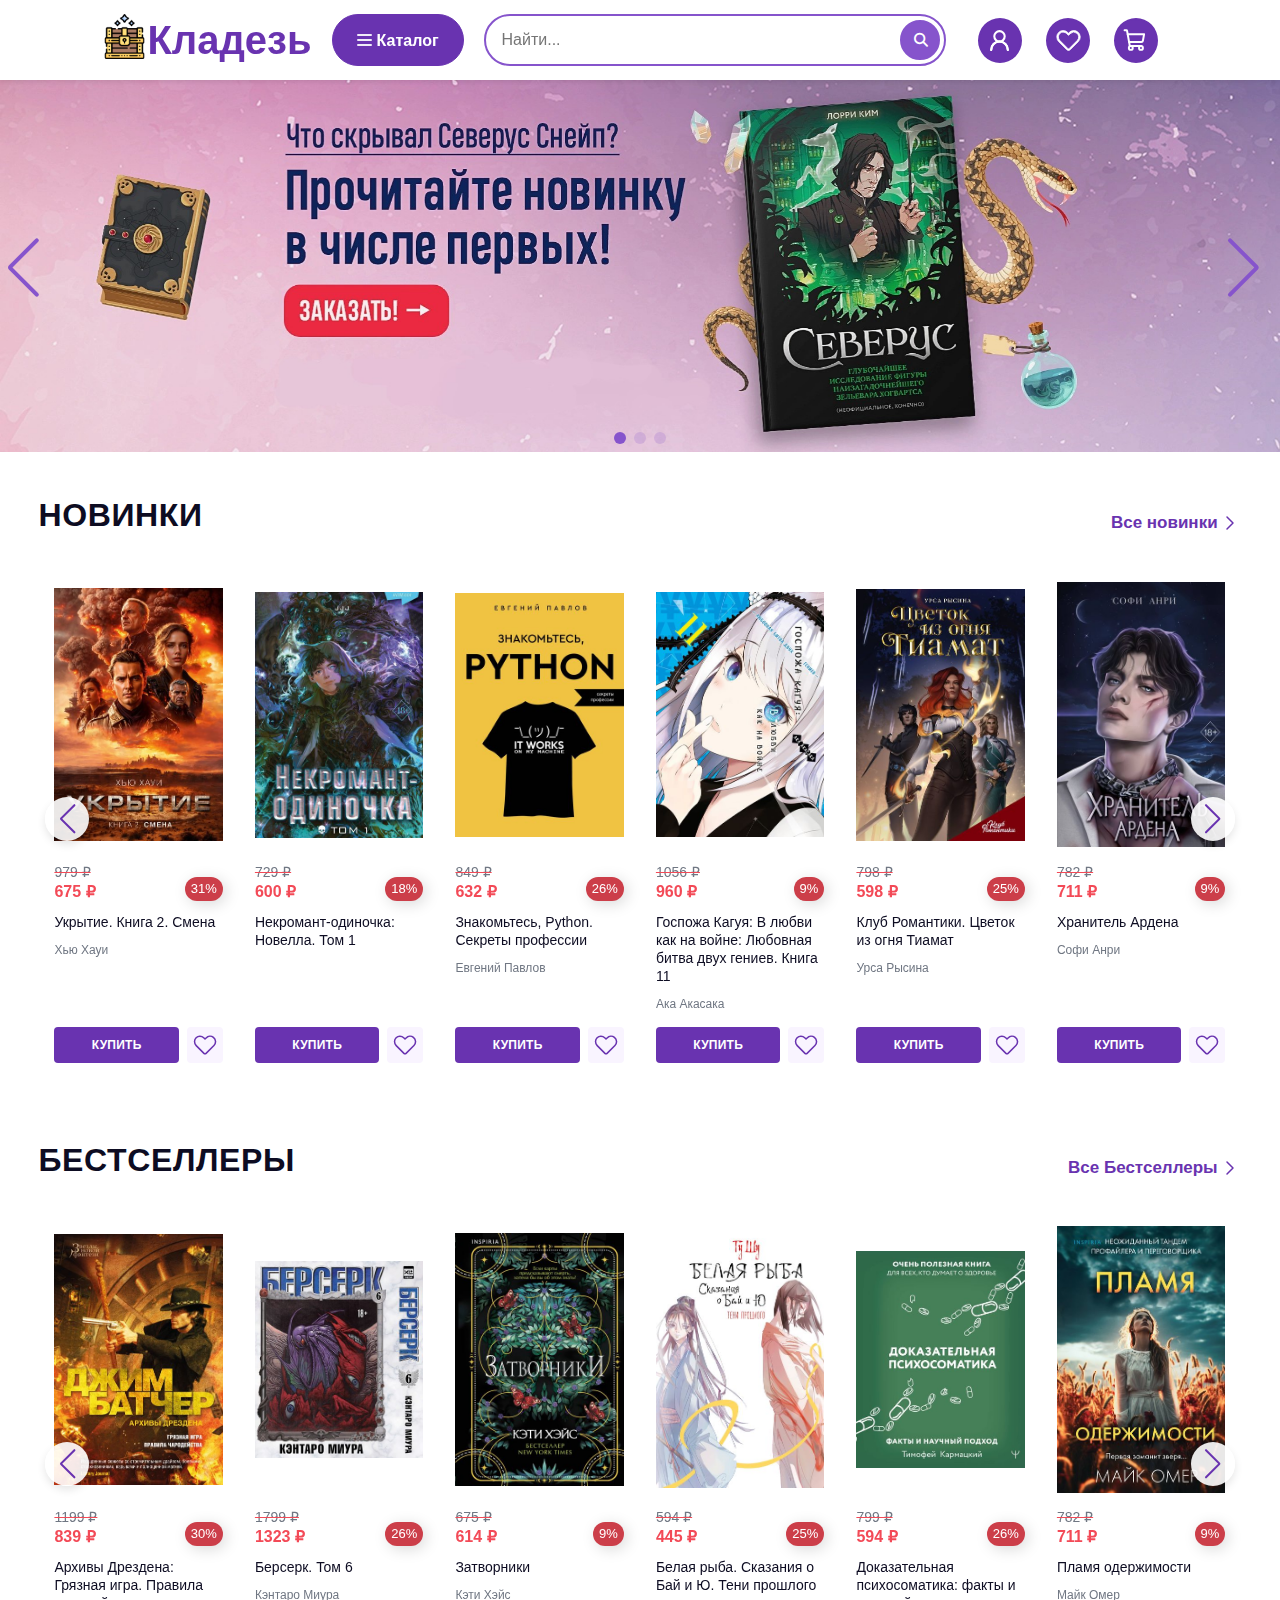
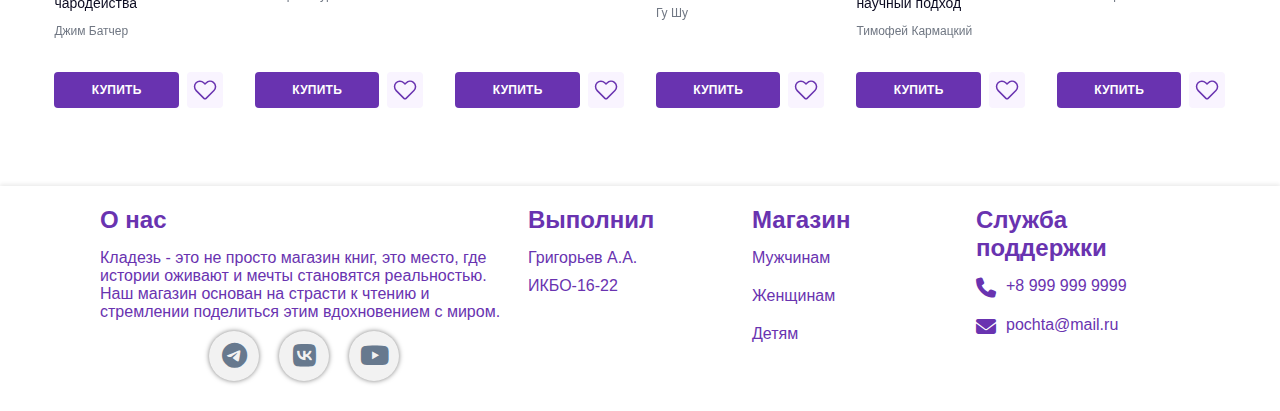
<file: index.html>
<!DOCTYPE html>
<html lang="en">
  <head>
    <meta charset="UTF-8" />
    <meta name="viewport" content="width=device-width, initial-scale=1.0" />
    <title>Кладезь</title>
    <link rel="stylesheet" href="css/header.css" />
    <link rel="stylesheet" href="css/footer.css" />
    <link rel="stylesheet" href="css/index.css"/>
    <link type="image/png" sizes="96x96" rel="icon" href="img/фавиконка.png" />
    <link
    rel="stylesheet"
    href="https://cdnjs.cloudflare.com/ajax/libs/font-awesome/6.4.2/css/all.min.css"/>
    <link rel="stylesheet" href="https://cdn.jsdelivr.net/npm/swiper@11/swiper-bundle.min.css"/>
    <script type="module" src="js/novelty-swiper.js"></script>
    <script type="module" src="js/bestseller-swiper.js"></script>
    <script src="https://cdn.jsdelivr.net/npm/swiper@11/swiper-bundle.min.js"></script>
    <script src="js/Listeners.js" defer></script>
  </head>
  <body>
    <header>
      <div class="contaier">
        <a class="logo-container" href="index.html">
          <img
            class="logo-img"
            src="img/free-icon-treasure-chest-4230567.png"
            alt=""
          />
          <h1>Кладезь</h1>
        </a>
        <nav class="header-nav">
          <button class="catalog ">
            <div class="catalog-burger">
              <span id="line1"></span>
              <span id="line2"></span>
              <span id="line3"></span>
            </div>
            <span class="catalog-text">Каталог</span>
          </button>
          <div class="header-search-block">
            <form action="" class="header-search-form">
              <div class="search-field">
                <input
                  type="search"
                  placeholder="Найти..."
                  maxlength="100"
                  class="search-field-input"
                />
                <button
                  type="submit"
                  aria-label="Искать"
                  class="header-search-button">
                  <i class="fa fa-search"></i>
                </button>
              </div>
            </form>
          </div>
        </nav>
        <div class="header-controls">
          <a id="header-profile" href="html/login.html">
            <?xml version="1.0" ?>
            <svg
              fill="none"
              height="24"
              viewBox="0 0 24 24"
              width="24"
              xmlns="http://www.w3.org/2000/svg"
            >
              <circle
                cx="12"
                cy="8"
                r="5"
                stroke-linecap="round"
                stroke-linejoin="round"
                stroke-width="2"
              />
              <path
                d="M20 21C20 16.5817 16.4183 13 12 13C7.58172 13 4 16.5817 4 21"
                stroke-linecap="round"
                stroke-linejoin="round"
                stroke-width="2"
              />
              <path
                d="M20 21C20 16.5817 16.4183 13 12 13C7.58172 13 4 16.5817 4 21"
                stroke-linecap="round"
                stroke-linejoin="round"
                stroke-width="2"
              />
            </svg>
          </a>

          <a id="header-favourites" href="html/favorites.html">
            <?xml version="1.0" ?>
            <svg viewBox="0 0 32 32" xmlns="http://www.w3.org/2000/svg">
              <g data-name="Layer 54" id="Layer_54">
                <path
                  class="cls-1"
                  d="M16,28.72a3,3,0,0,1-2.13-.88L3.57,17.54a8.72,8.72,0,0,1-2.52-6.25,8.06,8.06,0,0,1,8.14-8A8.06,8.06,0,0,1,15,5.68l1,1,.82-.82h0a8.39,8.39,0,0,1,11-.89,8.25,8.25,0,0,1,.81,12.36L18.13,27.84A3,3,0,0,1,16,28.72ZM9.15,5.28A6.12,6.12,0,0,0,4.89,7a6,6,0,0,0-1.84,4.33A6.72,6.72,0,0,0,5,16.13l10.3,10.3a1,1,0,0,0,1.42,0L27.23,15.91A6.25,6.25,0,0,0,29,11.11a6.18,6.18,0,0,0-2.43-4.55,6.37,6.37,0,0,0-8.37.71L16.71,8.8a1,1,0,0,1-1.42,0l-1.7-1.7a6.28,6.28,0,0,0-4.4-1.82Z"
                />
              </g>
            </svg>
            <span id="count-favourites">0</span>
          </a>
          <a id="header-cart" href="html/cart.html">
            <?xml version="1.0" ?>
            <svg viewBox="0 0 256 256" xmlns="http://www.w3.org/2000/svg">
              <path
                d="M184,184H69.8L41.9,30.6A8,8,0,0,0,34.1,24H16"
                fill="none"
                stroke="#000"
                stroke-linecap="round"
                stroke-linejoin="round"
                stroke-width="16"
              />
              <circle
                cx="80"
                cy="204"
                fill="none"
                r="20"
                stroke="#000"
                stroke-linecap="round"
                stroke-linejoin="round"
                stroke-width="16"
              />
              <circle
                cx="184"
                cy="204"
                fill="none"
                r="20"
                stroke="#000"
                stroke-linecap="round"
                stroke-linejoin="round"
                stroke-width="16"
              />
              <path
                d="M62.5,144H188.1a15.9,15.9,0,0,0,15.7-13.1L216,64H48"
                fill="none"
                stroke="#000"
                stroke-linecap="round"
                stroke-linejoin="round"
                stroke-width="16"
              />
            </svg>
            <span id="count-item-in-cart">0</span>
          </a>
        </div>
      </div>
      
    </header>
    <div class="menu menu-hidden">
      <a href="html/catalog.html?category=bestseller">Бестселлеры</a>
      <a href="html/catalog.html?category=comics">Комиксы</a>
      <a href="html/catalog.html?category=fantasy">Фентези</a>
      <a href="html/catalog.html?category=klassicheskaya-proza">Классическая литература</a>
      <a href="html/catalog.html?category=manga">Манга</a>
      <a href="html/catalog.html?category=novelty">Новинки</a>
    </div>
    











    <main>
      <!-- свайпер картинок -->
      <div class="swiper-container-image">
        <div class="swiper sw-image">
          <div class="swiper-wrapper sw-wrapper">
            <a class="swiper-slide sw-slide-img" href="#!">
              <img src="img/баннеры/баннер2.jpg" alt="">
            </a>
            <a class="swiper-slide sw-slide-img" href="#!">
              <img src="img/баннеры/баннер1webp.jpg" alt="">
            </a>
            <a class="swiper-slide sw-slide-img" href="#!  ">
              <img src="img/баннеры/баннер3.webp" alt="">
            </a>
          </div>
          <div class="swiper-pagination"></div>
          <div class="swiper-button-prev"></div>
          <div class="swiper-button-next"></div>
        </div>
      </div>  
      <!-- Новинки -->
      <div class="novelty-container container-block">
        <div class="novelty-row-title row-title-sw">
          <h2 href="#!" class="title-novelty title-sw">Новинки</h2>
          <a href="html/catalog.html?category=novelty" class="all-novelty all-sw">
            Все новинки
            <?xml version="1.0" ?><svg fill="none" height="24" stroke-width="1.5" viewBox="0 0 24 24" width="24" xmlns="http://www.w3.org/2000/svg"><path d="M9 6L15 12L9 18" stroke="currentColor" stroke-linecap="round" stroke-linejoin="round"/></svg>
          </a>
        </div>
        <div class="swiper-novelty-container container-sw">
          <div class="swiper-novelty swiper">
            <div class="swiper-novelty-wrapper swiper-wrapper ">
            </div>
            <div class="swiper-button-prev"></div>
            <div class="swiper-button-next"></div>
          </div>
        </div>
      </div>

      <!-- Бестселлеры -->
      <div class="bestseller-container container-block">
        <div class="bestseller-row-title row-title-sw">
          <h2 href="#!" class="title-bestseller title-sw">Бестселлеры</h2>
          <a href="html/catalog.html?category=bestseller" class="all-bestseller all-sw">
            Все Бестселлеры
            <?xml version="1.0" ?><svg fill="none" height="24" stroke-width="1.5" viewBox="0 0 24 24" width="24" xmlns="http://www.w3.org/2000/svg"><path d="M9 6L15 12L9 18" stroke="currentColor" stroke-linecap="round" stroke-linejoin="round"/></svg>
          </a>
        </div>
        <div class="swiper-bestseller-container container-sw">
          <div class="swiper-bestseller swiper">
            <div class="swiper-bestseller-wrapper swiper-wrapper">
            </div>
            <div class="swiper-button-prev"></div>
            <div class="swiper-button-next"></div>
          </div>
        </div>
      </div>
    </main>



















    <footer class="footer">
      <div class="container">
        <div class="sec aboutus">
          <h2>О нас</h2>
          <p>
            Кладезь - это не просто магазин книг, это место, где истории оживают и мечты становятся реальностью. Наш магазин основан на страсти к чтению и стремлении поделиться этим вдохновением с миром.
          </p>
          <div class="social">
            <a class="social__icon telegram" href="#">
              <i class="fab fa-telegram"></i>
            </a>
            <a class="social__icon vk" href="#">
              <i class="fab fa-vk"></i>
            </a>
            <a class="social__icon youtube" href="#">
              <i class="fab fa-youtube"></i>
            </a>
          </div>
        </div>
        <div class="sec quicklinks support">
          <h2>Выполнил</h2>
          <ul>
            <li>Григорьев А.А.</li>
            <li>ИКБО-16-22</li>
          </ul>
        </div>
        <div class="sec quicklinks shop">
          <h2>Магазин</h2>
          <ul>
            <li><a href="#">Мужчинам</a></li>
            <li><a href="#">Женщинам</a></li>
            <li><a href="#">Детям</a></li>
          </ul>
        </div>
        <div class="sec contact">
          <h2>Служба поддержки</h2>
          <ul class="info">
            <li>
              <span><i class="fa-solid fa-phone"></i></span>
              <p><a href="tel:+89999999999">+8 999 999 9999</a></p>
            </li>
            <li>
              <span><i class="fa-solid fa-envelope"></i></span>
              <p><a href="mailto:pochta@mail.ru">pochta@mail.ru</a></p>
            </li> 
          </ul>
        </div>
      </div>
    </footer>
    <script src="js/swiper.js"></script>
  </body>
</html>
</file>
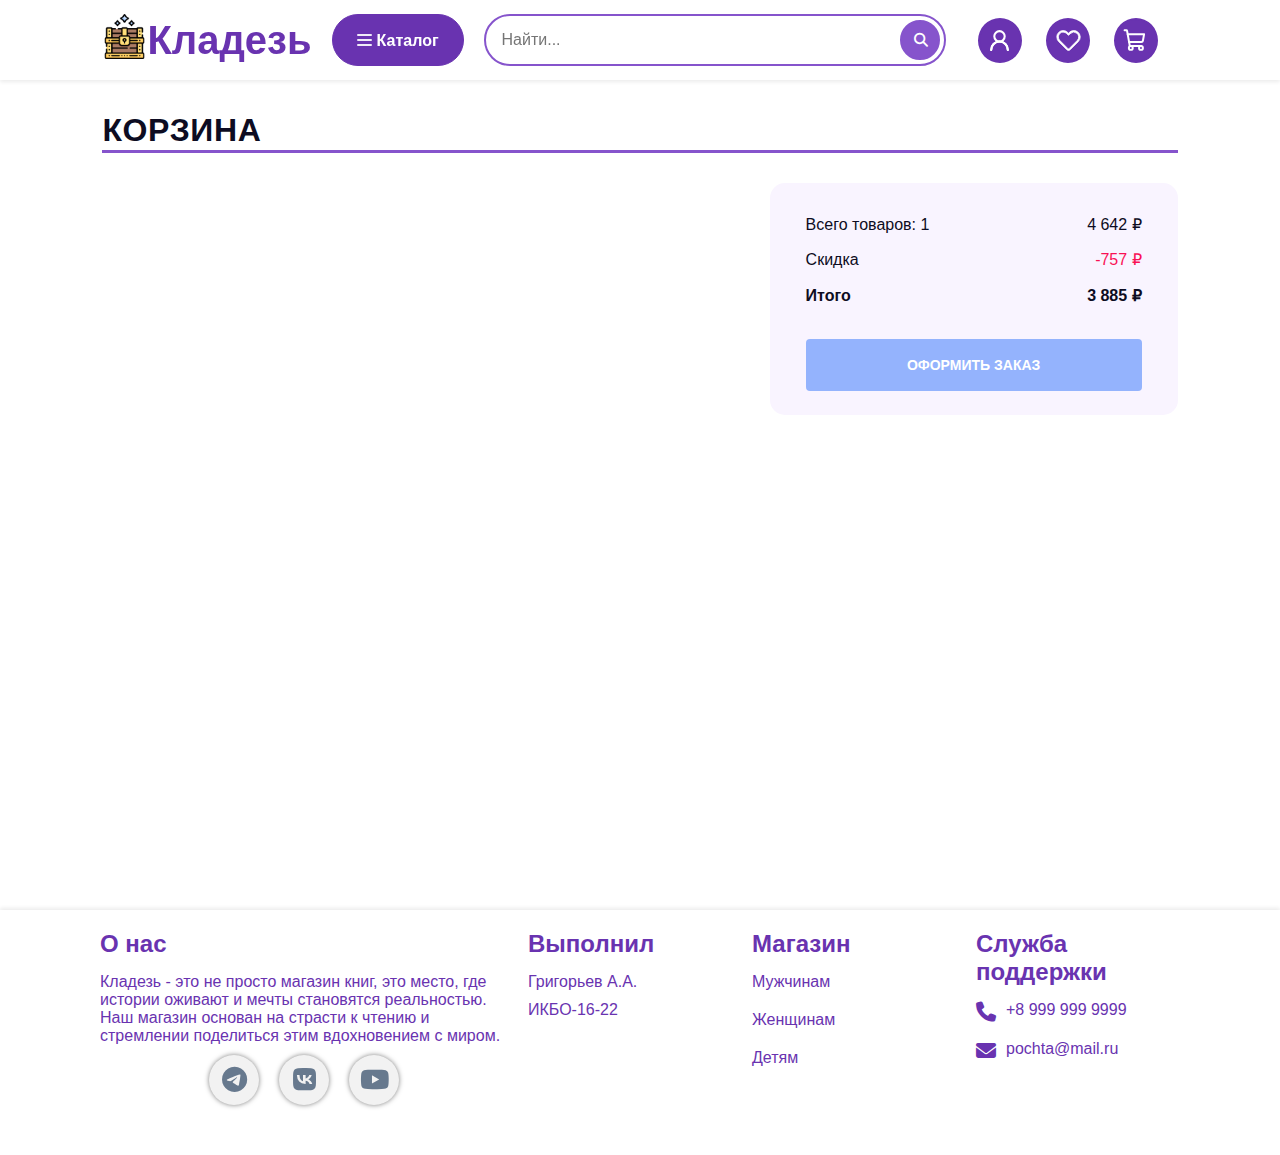
<file: html/cart.html>
<!DOCTYPE html>
<html lang="en">
<head>
    <meta charset="UTF-8">
    <meta name="viewport" content="width=device-width, initial-scale=1.0">
    <title>Корзина</title>
    <link type="image/png" sizes="96x96" rel="icon" href="../img/фавиконка.png"/>
    <link rel="stylesheet" href="../css/header.css"/>
    <link rel="stylesheet" href="../css/footer.css"/>
    <link rel="stylesheet" href="../css/cart.css"/>
    <link
    rel="stylesheet"
    href="https://cdnjs.cloudflare.com/ajax/libs/font-awesome/6.4.2/css/all.min.css"/>
    <script type="module" src="../js/cart.js" defer></script>
    <script src="../js/Listeners.js" defer></script>
</head>
<body>
  <header>
    <div class="contaier">
      <a class="logo-container" href="../index.html">
        <img
          class="logo-img"
          src="../img/free-icon-treasure-chest-4230567.png"
          alt=""
        />
        <h1>Кладезь</h1>
      </a>
      <nav class="header-nav">

        <button class="catalog ">
          <div class="catalog-burger">
            <span id="line1"></span>
            <span id="line2"></span>
            <span id="line3"></span>
          </div>
          <span class="catalog-text">Каталог</span>
        </button>
        <div class="header-search-block">
          <form action="." class="header-search-form">
            <div class="search-field">
              <input
                type="search"
                placeholder="Найти..."
                maxlength="100"
                class="search-field-input"
              />
              <button
                type="submit"
                aria-label="Искать"
                class="header-search-button"
              >
                <i class="fa fa-search"></i>
              </button>
            </div>
          </form>
        </div>
      </nav>
      <div class="header-controls">
        <a id="header-profile" href="../html/login.html">
          <?xml version="1.0" ?>
          <svg
            fill="none"
            height="24"
            viewBox="0 0 24 24"
            width="24"
            xmlns="http://www.w3.org/2000/svg"
          >
            <circle
              cx="12"
              cy="8"
              r="5"
              stroke-linecap="round"
              stroke-linejoin="round"
              stroke-width="2"
            />
            <path
              d="M20 21C20 16.5817 16.4183 13 12 13C7.58172 13 4 16.5817 4 21"
              stroke-linecap="round"
              stroke-linejoin="round"
              stroke-width="2"
            />
            <path
              d="M20 21C20 16.5817 16.4183 13 12 13C7.58172 13 4 16.5817 4 21"
              stroke-linecap="round"
              stroke-linejoin="round"
              stroke-width="2"
            />
          </svg>
        </a>

        <a id="header-favourites" href="../html/favorites.html">
          <?xml version="1.0" ?>
          <svg viewBox="0 0 32 32" xmlns="http://www.w3.org/2000/svg">
            <g data-name="Layer 54" id="Layer_54">
              <path
                class="cls-1"
                d="M16,28.72a3,3,0,0,1-2.13-.88L3.57,17.54a8.72,8.72,0,0,1-2.52-6.25,8.06,8.06,0,0,1,8.14-8A8.06,8.06,0,0,1,15,5.68l1,1,.82-.82h0a8.39,8.39,0,0,1,11-.89,8.25,8.25,0,0,1,.81,12.36L18.13,27.84A3,3,0,0,1,16,28.72ZM9.15,5.28A6.12,6.12,0,0,0,4.89,7a6,6,0,0,0-1.84,4.33A6.72,6.72,0,0,0,5,16.13l10.3,10.3a1,1,0,0,0,1.42,0L27.23,15.91A6.25,6.25,0,0,0,29,11.11a6.18,6.18,0,0,0-2.43-4.55,6.37,6.37,0,0,0-8.37.71L16.71,8.8a1,1,0,0,1-1.42,0l-1.7-1.7a6.28,6.28,0,0,0-4.4-1.82Z"
              />
            </g>
          </svg>
          <span id="count-favourites">0</span>
        </a>
        <a id="header-cart" href="../html/cart.html">
          <?xml version="1.0" ?>
          <svg viewBox="0 0 256 256" xmlns="http://www.w3.org/2000/svg">
            <path
              d="M184,184H69.8L41.9,30.6A8,8,0,0,0,34.1,24H16"
              fill="none"
              stroke="#000"
              stroke-linecap="round"
              stroke-linejoin="round"
              stroke-width="16"
            />
            <circle
              cx="80"
              cy="204"
              fill="none"
              r="20"
              stroke="#000"
              stroke-linecap="round"
              stroke-linejoin="round"
              stroke-width="16"
            />
            <circle
              cx="184"
              cy="204"
              fill="none"
              r="20"
              stroke="#000"
              stroke-linecap="round"
              stroke-linejoin="round"
              stroke-width="16"
            />
            <path
              d="M62.5,144H188.1a15.9,15.9,0,0,0,15.7-13.1L216,64H48"
              fill="none"
              stroke="#000"
              stroke-linecap="round"
              stroke-linejoin="round"
              stroke-width="16"
            />
          </svg>
          <span id="count-item-in-cart">0</span>
        </a>
      </div>
    </div>
  </header>
  <div class="menu menu-hidden">
    <a href="./catalog.html?category=bestseller">Бестселлеры</a>
    <a href="./catalog.html?category=comics">Комиксы</a>
    <a href="./catalog.html?category=fantasy">Фентези</a>
    <a href="./catalog.html?category=klassicheskaya-proza">Классическая литература</a>
    <a href="./catalog.html?category=manga">Манга</a>
    <a href="./catalog.html?category=novelty">Новинки</a>
  </div>


  <main>
    <div class="cart-container">
      <div class="cart-wrapper">
        <h2 class="title-cart">Корзина</h2>
        <div class="cart-content">
          <div class="cart-content-left">
            <div class="cart-products">
  
            </div>
          </div>
          <div class="cart-content-right">
            <aside class="cart-sidebar">
              <section class="cart-sidebar-info">
                <div class="amount-without-discount">
                  <div class="info-item__title">Всего товаров: 1</div>
                  <div class="info-item__value">4 642 ₽</div>
                </div>
                <div class="amount-discount">
                  <div class="info-item__title">Скидка</div>
                  <div class="info-item__value">-757 ₽</div>
                </div>
                <div class="amount">
                  <div class="info-item__title">Итого</div>
                  <div class="info-item__value">3 885 ₽</div>
                </div>
              </section>
              <section class="container-order-btn">
                <button class="btn-cart-sidebar-order">Оформить заказ</button>
              </section>
            </aside>
          </div>
        </div>
      </div>
    </div>





  </main>



  <footer class="footer">
    <div class="container">
      <div class="sec aboutus">
        <h2>О нас</h2>
        <p>
          Кладезь - это не просто магазин книг, это место, где истории оживают и мечты становятся реальностью. Наш магазин основан на страсти к чтению и стремлении поделиться этим вдохновением с миром.
        </p>
        <div class="social">
          <a class="social__icon telegram" href="#">
            <i class="fab fa-telegram"></i>
          </a>
          <a class="social__icon vk" href="#">
            <i class="fab fa-vk"></i>
          </a>
          <a class="social__icon youtube" href="#">
            <i class="fab fa-youtube"></i>
          </a>
        </div>
      </div>
      <div class="sec quicklinks support">
        <h2>Выполнил</h2>
        <ul>
          <li>Григорьев А.А.</li>
          <li>ИКБО-16-22</li>
        </ul>
      </div>
      <div class="sec quicklinks shop">
        <h2>Магазин</h2>
        <ul>
          <li><a href="#">Мужчинам</a></li>
          <li><a href="#">Женщинам</a></li>
          <li><a href="#">Детям</a></li>
        </ul>
      </div>
      <div class="sec contact">
        <h2>Служба поддержки</h2>
        <ul class="info">
          <li>
            <span><i class="fa-solid fa-phone"></i></span>
            <p><a href="tel:+89999999999">+8 999 999 9999</a></p>
          </li>
          <li>
            <span><i class="fa-solid fa-envelope"></i></span>
            <p><a href="mailto:pochta@mail.ru">pochta@mail.ru</а></p>
          </li>
        </ul>
      </div>
    </div>
  </footer>
</body>
</html>
</file>
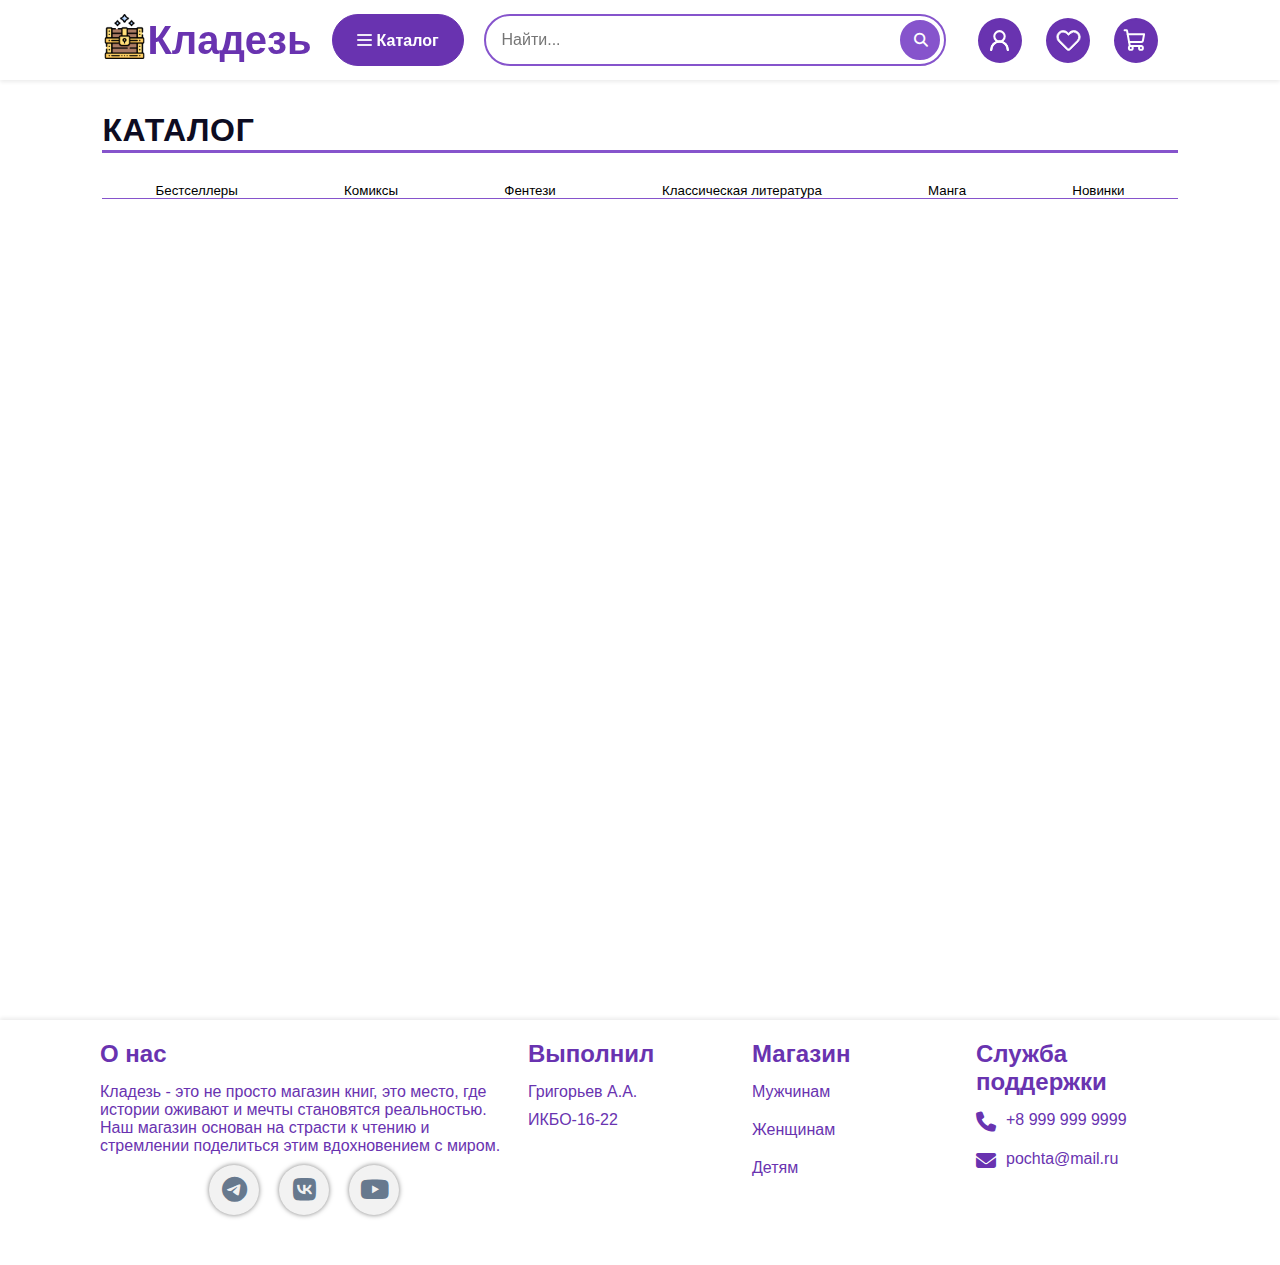
<file: html/catalog.html>
<!DOCTYPE html>
<html lang="en">
<head>
    <meta charset="UTF-8">
    <meta name="viewport" content="width=device-width, initial-scale=1.0">
    <title>Каталог</title>
    <link rel="stylesheet" href="../css/header.css">
    <link rel="stylesheet" href="../css/footer.css">
    <link rel="stylesheet" href="../css/index.css" />
    <link rel="stylesheet" href="../css/favourites.css"/> 
    <link rel="stylesheet" href="../css/catalog.css"/> 
    <link
      type="image/png"
      sizes="96x96"
      rel="icon"
      href="../img/фавиконка.png"
    />
    <link
      rel="stylesheet"
      href="https://cdnjs.cloudflare.com/ajax/libs/font-awesome/6.4.2/css/all.min.css"
    />
    <script type="module" src="../js/catalog.js" defer></script>
    <script type="module" src="../js/Listeners.js" defer></script>
</head>
<body>
    <header>
        <div class="contaier">
          <a class="logo-container" href="../index.html">
            <img
              class="logo-img"
              src="../img/free-icon-treasure-chest-4230567.png"
              alt=""
            />
            <h1>Кладезь</h1>
          </a>
          <nav class="header-nav">
    
            <button class="catalog ">
                <div class="catalog-burger">
                  <span id="line1"></span>
                  <span id="line2"></span>
                  <span id="line3"></span>
                </div>
                <span class="catalog-text">Каталог</span>
              </button>
            <div class="header-search-block">
              <form action=""  class="header-search-form">
                <div class="search-field">
                  <input
                    type="search"
                    placeholder="Найти..."  
                    maxlength="100"
                    class="search-field-input"
                  />
                  <button
                    type="submit"
                    aria-label="Искать"
                    class="header-search-button"
                  >
                    <i class="fa fa-search"></i>
                  </button>
                </div>
              </form>
            </div>
          </nav>
          <div class="header-controls">
            <a id="header-profile" href="../html/login.html">
              <?xml version="1.0" ?>
              <svg
                fill="none"
                height="24"
                viewBox="0 0 24 24"
                width="24"
                xmlns="http://www.w3.org/2000/svg"
              >
                <circle
                  cx="12"
                  cy="8"
                  r="5"
                  stroke-linecap="round"
                  stroke-linejoin="round"
                  stroke-width="2"
                />
                <path
                  d="M20 21C20 16.5817 16.4183 13 12 13C7.58172 13 4 16.5817 4 21"
                  stroke-linecap="round"
                  stroke-linejoin="round"
                  stroke-width="2"
                />
                <path
                  d="M20 21C20 16.5817 16.4183 13 12 13C7.58172 13 4 16.5817 4 21"
                  stroke-linecap="round"
                  stroke-linejoin="round"
                  stroke-width="2"
                />
              </svg>
            </a>
    
            <a id="header-favourites" href="../html/favorites.html">
              <?xml version="1.0" ?>
              <svg viewBox="0 0 32 32" xmlns="http://www.w3.org/2000/svg">
                <g data-name="Layer 54" id="Layer_54">
                  <path
                    class="cls-1"
                    d="M16,28.72a3,3,0,0,1-2.13-.88L3.57,17.54a8.72,8.72,0,0,1-2.52-6.25,8.06,8.06,0,0,1,8.14-8A8.06,8.06,0,0,1,15,5.68l1,1,.82-.82h0a8.39,8.39,0,0,1,11-.89,8.25,8.25,0,0,1,.81,12.36L18.13,27.84A3,3,0,0,1,16,28.72ZM9.15,5.28A6.12,6.12,0,0,0,4.89,7a6,6,0,0,0-1.84,4.33A6.72,6.72,0,0,0,5,16.13l10.3,10.3a1,1,0,0,0,1.42,0L27.23,15.91A6.25,6.25,0,0,0,29,11.11a6.18,6.18,0,0,0-2.43-4.55,6.37,6.37,0,0,0-8.37.71L16.71,8.8a1,1,0,0,1-1.42,0l-1.7-1.7a6.28,6.28,0,0,0-4.4-1.82Z"
                  />
                </g>
              </svg>
              <span id="count-favourites">0</span>
            </a>
            <a id="header-cart" href="../html/cart.html">
              <?xml version="1.0" ?>
              <svg viewBox="0 0 256 256" xmlns="http://www.w3.org/2000/svg">
                <path
                  d="M184,184H69.8L41.9,30.6A8,8,0,0,0,34.1,24H16"
                  fill="none"
                  stroke="#000"
                  stroke-linecap="round"
                  stroke-linejoin="round"
                  stroke-width="16"
                />
                <circle
                  cx="80"
                  cy="204"
                  fill="none"
                  r="20"
                  stroke="#000"
                  stroke-linecap="round"
                  stroke-linejoin="round"
                  stroke-width="16"
                />
                <circle
                  cx="184"
                  cy="204"
                  fill="none"
                  r="20"
                  stroke="#000"
                  stroke-linecap="round"
                  stroke-linejoin="round"
                  stroke-width="16"
                />
                <path
                  d="M62.5,144H188.1a15.9,15.9,0,0,0,15.7-13.1L216,64H48"
                  fill="none"
                  stroke="#000"
                  stroke-linecap="round"
                  stroke-linejoin="round"
                  stroke-width="16"
                />
              </svg>
              <span id="count-item-in-cart">0</span>
            </a>
          </div>
        </div>
      </header>
      <div class="menu menu-hidden">
        <a href="./catalog.html?category=bestseller">Бестселлеры</a>
        <a href="./catalog.html?category=comics">Комиксы</a>
        <a href="./catalog.html?category=fantasy">Фентези</a>
        <a href="./catalog.html?category=klassicheskaya-proza">Классическая литература</a>
        <a href="./catalog.html?category=manga">Манга</a>
        <a href="./catalog.html?category=novelty">Новинки</a>
      </div>


      <main>
        <div class="fav-container">
          <div class="fav-wrapper">
            <h2 class="title-fav">Каталог</h2>
            <div class="category-container">
                <div class="category-list">
                    <button class="category bestseller">
                        <span>Бестселлеры</span>
                    </button>
                    <button class="category comics">
                        <span>Комиксы</span>
                    </button>
                    <button class="category fantasy">
                        <span>Фентези</span>
                    </button>
                    <button class="category klassicheskaya-proza">
                        <span>Классическая литература</span>
                    </button>
                    <button class="category manga">
                        <span>Манга</span>
                    </button>
                    <button class="category novelty">
                        <span>Новинки</span>
                    </button>
                </div>
            </div>
            <div class="container-catalog">
              
            </div>
          </div>
        </div>
      </main>





    <footer class="footer">
        <div class="container">
          <div class="sec aboutus">
            <h2>О нас</h2>
            <p>
              Кладезь - это не просто магазин книг, это место, где истории оживают и мечты становятся реальностью. Наш магазин основан на страсти к чтению и стремлении поделиться этим вдохновением с миром.
            </p>
            <div class="social">
              <a class="social__icon telegram" href="#">
                <i class="fab fa-telegram"></i>
              </a>
              <a class="social__icon vk" href="#">
                <i class="fab fa-vk"></i>
              </a>
              <a class="social__icon youtube" href="#">
                <i class="fab fa-youtube"></i>
              </a>
            </div>
          </div>
          <div class="sec quicklinks support">
            <h2>Выполнил</h2>
            <ul>
              <li>Григорьев А.А.</li>
              <li>ИКБО-16-22</li>
            </ul>
          </div>
          <div class="sec quicklinks shop">
            <h2>Магазин</h2>
            <ul>
              <li><a href="#">Мужчинам</a></li>
              <li><a href="#">Женщинам</a></li>
              <li><a href="#">Детям</a></li>
            </ul>
          </div>
          <div class="sec contact">
            <h2>Служба поддержки</h2>
            <ul class="info">
              <li>
                <span><i class="fa-solid fa-phone"></i></span>
                <p><a href="tel:+89999999999">+8 999 999 9999</a></p>
              </li>
              <li>
                <span><i class="fa-solid fa-envelope"></i></span>
                <p><a href="mailto:pochta@mail.ru">pochta@mail.ru</а></p>
              </li>
            </ul>
          </div>
        </div>
      </footer>
</body>
</html>
</file>
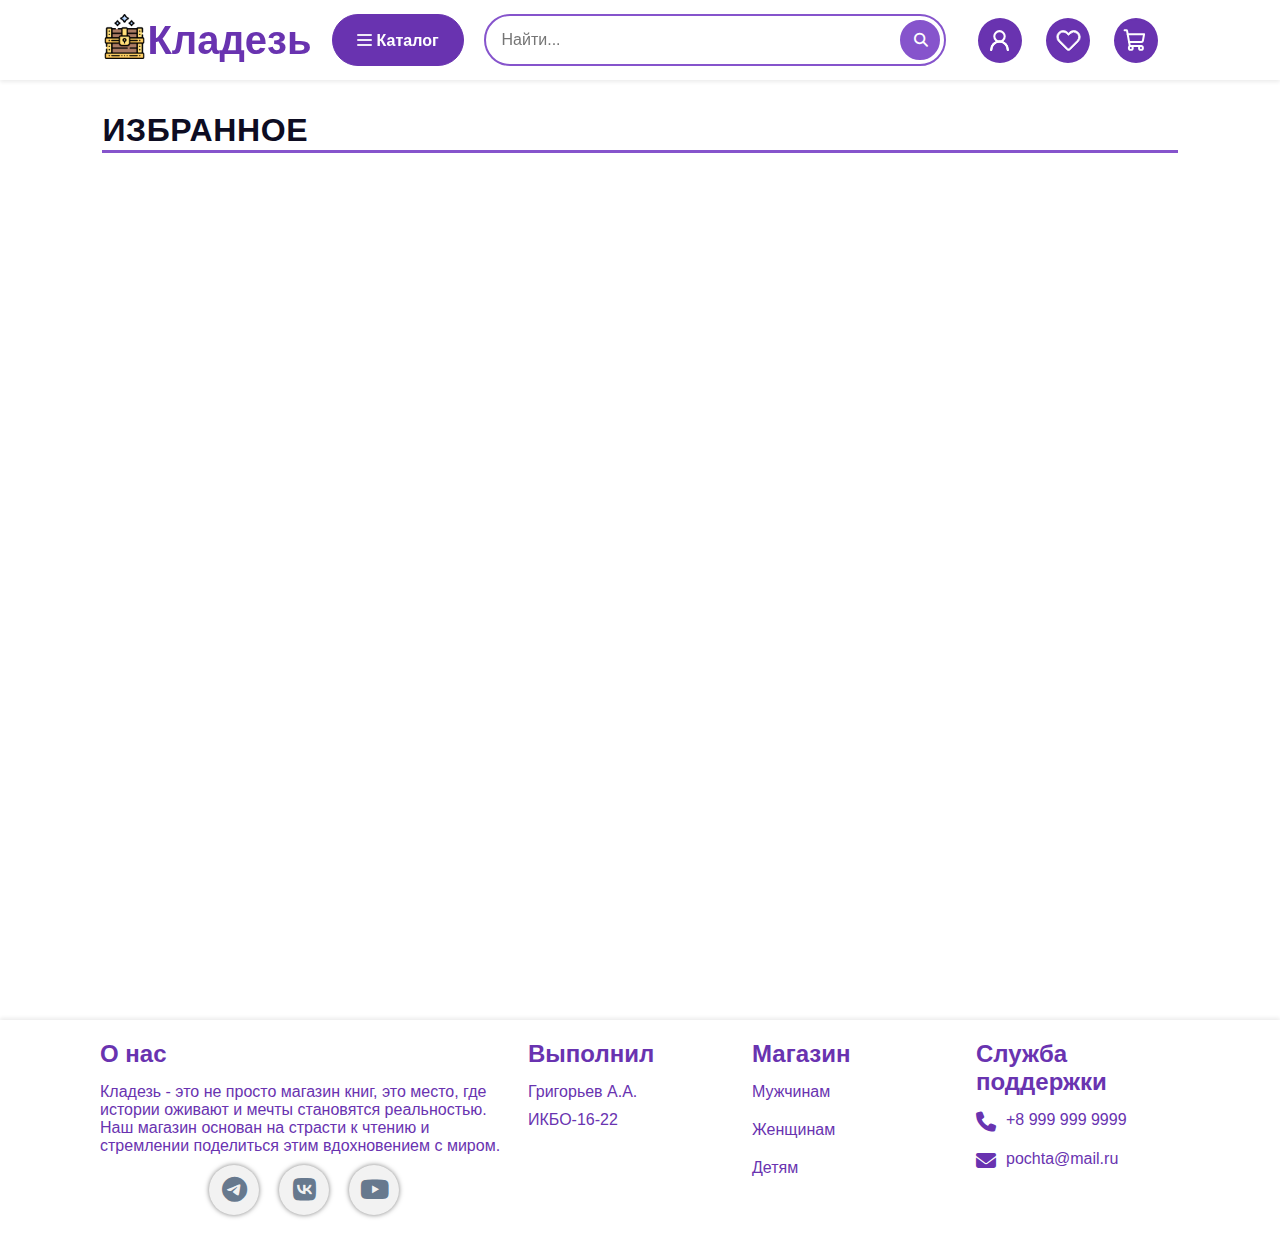
<file: html/favorites.html>
<!DOCTYPE html>
<html lang="en">
  <head>
    <meta charset="UTF-8" />
    <meta name="viewport" content="width=device-width, initial-scale=1.0" />
    <title>Избранное</title>
    <link rel="stylesheet" href="../css/header.css" />
    <link rel="stylesheet" href="../css/index.css" />
    <link rel="stylesheet" href="../css/favourites.css" />
    <link rel="stylesheet" href="../css/footer.css" />
    <link
      type="image/png"
      sizes="96x96"
      rel="icon"
      href="../img/фавиконка.png"
    />
    <link
      rel="stylesheet"
      href="https://cdnjs.cloudflare.com/ajax/libs/font-awesome/6.4.2/css/all.min.css"
    />
    <script type="module" src="../js/favourites.js" defer></script>
    <script type="module" src="../js/Listeners.js" defer></script>
  </head>
  <body>
    <header>
      <div class="contaier">
        <a class="logo-container" href="../index.html">
          <img
            class="logo-img"
            src="../img/free-icon-treasure-chest-4230567.png"
            alt=""
          />
          <h1>Кладезь</h1>
        </a>
        <nav class="header-nav">
          <button class="catalog ">
            <div class="catalog-burger">
              <span id="line1"></span>
              <span id="line2"></span>
              <span id="line3"></span>
            </div>
            <span class="catalog-text">Каталог</span>
          </button>
          <div class="header-search-block">
            <form action="." class="header-search-form">
              <div class="search-field">
                <input
                  type="search"
                  placeholder="Найти..."
                  maxlength="100"
                  class="search-field-input"
                />
                <button
                  type="submit"
                  aria-label="Искать"
                  class="header-search-button"
                >
                  <i class="fa fa-search"></i>
                </button>
              </div>
            </form>
          </div>
        </nav>
        <div class="header-controls">
          <a id="header-profile" href="../html/login.html">
            <?xml version="1.0" ?>
            <svg
              fill="none"
              height="24"
              viewBox="0 0 24 24"
              width="24"
              xmlns="http://www.w3.org/2000/svg"
            >
              <circle
                cx="12"
                cy="8"
                r="5"
                stroke-linecap="round"
                stroke-linejoin="round"
                stroke-width="2"
              />
              <path
                d="M20 21C20 16.5817 16.4183 13 12 13C7.58172 13 4 16.5817 4 21"
                stroke-linecap="round"
                stroke-linejoin="round"
                stroke-width="2"
              />
              <path
                d="M20 21C20 16.5817 16.4183 13 12 13C7.58172 13 4 16.5817 4 21"
                stroke-linecap="round"
                stroke-linejoin="round"
                stroke-width="2"
              />
            </svg>
          </a>

          <a id="header-favourites" href="../html/favorites.html">
            <?xml version="1.0" ?>
            <svg viewBox="0 0 32 32" xmlns="http://www.w3.org/2000/svg">
              <g data-name="Layer 54" id="Layer_54">
                <path
                  class="cls-1"
                  d="M16,28.72a3,3,0,0,1-2.13-.88L3.57,17.54a8.72,8.72,0,0,1-2.52-6.25,8.06,8.06,0,0,1,8.14-8A8.06,8.06,0,0,1,15,5.68l1,1,.82-.82h0a8.39,8.39,0,0,1,11-.89,8.25,8.25,0,0,1,.81,12.36L18.13,27.84A3,3,0,0,1,16,28.72ZM9.15,5.28A6.12,6.12,0,0,0,4.89,7a6,6,0,0,0-1.84,4.33A6.72,6.72,0,0,0,5,16.13l10.3,10.3a1,1,0,0,0,1.42,0L27.23,15.91A6.25,6.25,0,0,0,29,11.11a6.18,6.18,0,0,0-2.43-4.55,6.37,6.37,0,0,0-8.37.71L16.71,8.8a1,1,0,0,1-1.42,0l-1.7-1.7a6.28,6.28,0,0,0-4.4-1.82Z"
                />
              </g>
            </svg>
            <span id="count-favourites">0</span>
          </a>
          <a id="header-cart" href="../html/cart.html">
            <?xml version="1.0" ?>
            <svg viewBox="0 0 256 256" xmlns="http://www.w3.org/2000/svg">
              <path
                d="M184,184H69.8L41.9,30.6A8,8,0,0,0,34.1,24H16"
                fill="none"
                stroke="#000"
                stroke-linecap="round"
                stroke-linejoin="round"
                stroke-width="16"
              />
              <circle
                cx="80"
                cy="204"
                fill="none"
                r="20"
                stroke="#000"
                stroke-linecap="round"
                stroke-linejoin="round"
                stroke-width="16"
              />
              <circle
                cx="184"
                cy="204"
                fill="none"
                r="20"
                stroke="#000"
                stroke-linecap="round"
                stroke-linejoin="round"
                stroke-width="16"
              />
              <path
                d="M62.5,144H188.1a15.9,15.9,0,0,0,15.7-13.1L216,64H48"
                fill="none"
                stroke="#000"
                stroke-linecap="round"
                stroke-linejoin="round"
                stroke-width="16"
              />
            </svg>
            <span id="count-item-in-cart">0</span>
          </a>
        </div>
      </div>
    </header>
    <div class="menu menu-hidden">
      <a href="./catalog.html?category=bestseller">Бестселлеры</a>
      <a href="./catalog.html?category=comics">Комиксы</a>
      <a href="./catalog.html?category=fantasy">Фентези</a>
      <a href="./catalog.html?category=klassicheskaya-proza">Классическая литература</a>
      <a href="./catalog.html?category=manga">Манга</a>
      <a href="./catalog.html?category=novelty">Новинки</a>
    </div>



    <main>
      <div class="fav-container">
        <div class="fav-wrapper">
          <h2 class="title-fav">Избранное</h2>
          <div class="container-favourites">

          </div>
        </div>
      </div>
    </main>




    <footer class="footer">
      <div class="container">
        <div class="sec aboutus">
          <h2>О нас</h2>
          <p>
            Кладезь - это не просто магазин книг, это место, где истории оживают и мечты становятся реальностью. Наш магазин основан на страсти к чтению и стремлении поделиться этим вдохновением с миром.
          </p>
          <div class="social">
            <a class="social__icon telegram" href="#">
              <i class="fab fa-telegram"></i>
            </a>
            <a class="social__icon vk" href="#">
              <i class="fab fa-vk"></i>
            </a>
            <a class="social__icon youtube" href="#">
              <i class="fab fa-youtube"></i>
            </a>
          </div>
        </div>
        <div class="sec quicklinks support">
          <h2>Выполнил</h2>
          <ul>
            <li>Григорьев А.А.</li>
            <li>ИКБО-16-22</li>
          </ul>
        </div>
        <div class="sec quicklinks shop">
          <h2>Магазин</h2>
          <ul>
            <li><a href="#">Мужчинам</a></li>
            <li><a href="#">Женщинам</a></li>
            <li><a href="#">Детям</a></li>
          </ul>
        </div>
        <div class="sec contact">
          <h2>Служба поддержки</h2>
          <ul class="info">
            <li>
              <span><i class="fa-solid fa-phone clearocaleStorage"></i></span>
              <p><a href="tel:+89999999999">+8 999 999 9999</a></p>
            </li>
            <li>
              <span><i class="fa-solid fa-envelope"></i></span>
              <p><a href="mailto:pochta@mail.ru">pochta@mail.ru</a></p>
            </li>
          </ul>
        </div>
      </div>
    </footer>
  </body>
</html>
</file>
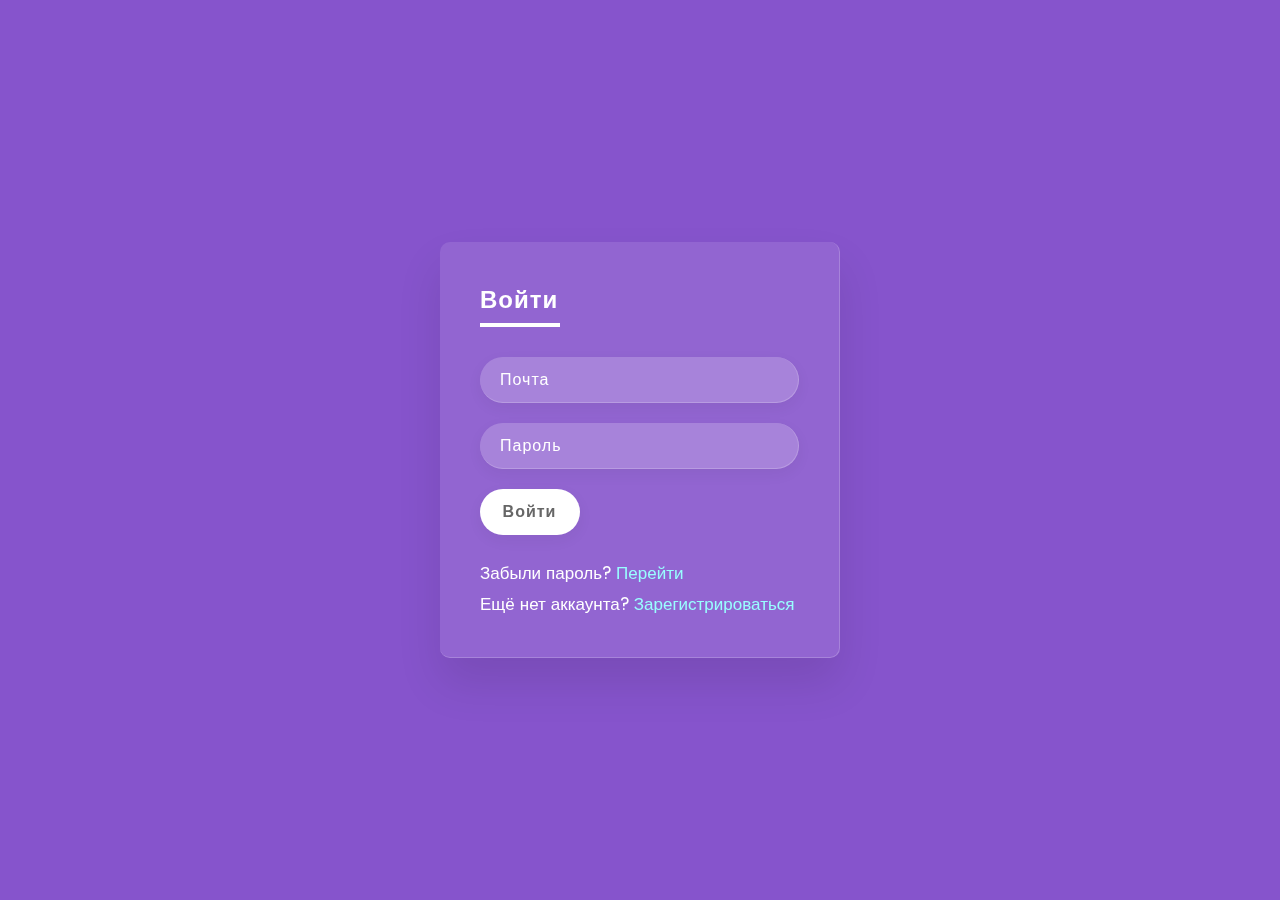
<file: html/login.html>
<!DOCTYPE html>
<html lang="en">
<head>
    <meta charset="UTF-8">
    <meta name="viewport" content="width=device-width, initial-scale=1.0">
    <title>Войти</title>
    <link rel="stylesheet" href="../css/login.css">
    <link type="image/png" sizes="96x96" rel="icon" href="../img/фавиконка.png"/>
</head>
<body>
    <section>
        <div class="box">
            <div class="container">
                <div class="form">
                    <h2>Войти</h2>
                    <form action="../index.html">
                        <div class="inputBox">
                            <input type="email" placeholder="Почта">
                        </div>
                        <div class="inputBox">
                            <input type="password" placeholder="Пароль">
                        </div>
                        <div class="inputBox">
                            <input type="submit" value="Войти">
                        </div>
                        <p class="forget">Забыли пароль? <a href="#">Перейти</a></p>
                        <p class="forget">Ещё нет аккаунта? <a href="#">Зарегистрироваться</a></p>
                    </form>
                </div>
            </div>
        </div>
    </section>
</body>
</html>
</file>
<file: css/header.css>
*{
  margin: 0;
  padding: 0;
  box-sizing: border-box;
  border: none;
  font-family: "Poppins", sans-serif;
  outline: none;
  background: none;
  text-decoration: none;
}
:root {
  --purple-light: #8654cc;
  --purple: #6933b0;
  --blue: #94b3fd;
  --cyanide: #94daff;
  --light-blue: #99feff;
  --black: #000;
  --border: 0.1rem solid rgba(0, 0, 0, 0.1);
  --border-hover: 0.1rem solid var(--black);
  --box-shadow: 0 0.5rem 1rem rgba(0, 0, 0, 0.1);
}
html {
  overflow-x: hidden;
  scroll-padding-top: 5rem;
  scroll-behavior: smooth;
}
html::-webkit-scrollbar {
  width: 1rem;
}

html::-webkit-scrollbar-track {
  background: #f1f1f1;
}
html::-webkit-scrollbar-thumb {
  background: rgba(6, 6, 6, 0.2);
}
body {
  display: grid;
  grid-template-rows: auto 1fr auto;
}
header {
  background: white;
  position: sticky;
  top: 0;
  width: 100%;
  z-index: 1000;
  text-align: center;
  padding: 1.5rem 8%;
  display: flex;
  align-items: center;
  justify-content: center;
  box-shadow: 0 2px 4px 0 rgba(8, 9, 10, 0.08);
  height: 80px;
}
header .contaier {
  /* max-width: 1464px !important; */
  max-width: 100%;
  width: 100%;
  display: flex;
  align-items: center;
  justify-content: space-between;
}
.header-nav{
  display: flex;
  width: 100%;
}
/* header logo start */
.logo-container {
  text-decoration: none;
  display: flex;
  margin-right: 20px;
  align-items: center;
}
.logo-container .logo-img {
  padding-bottom: 8px;
  width: 45px;
}
.logo-container h1 {
  color: #6933b0;
  font-size: 40px;
}
/* header logo end */

/* header search start */
.header-search-block {
  width: 100%;
}
.header-search-form {
  margin-right: 32px;
  height: 50px;
  position: relative;
}
.search-field {
  position: absolute;
  width: 100%;
  align-items: center;
  background: white;
  border: 2px solid var(--purple-light);
  border-radius: 32px;
  display: flex;
  position: relative;
  z-index: 3;
}
.search-field-input {
  color: #15181a;
  border: none;
  border-radius: 24px;
  display: block;
  flex: 1 1 auto;
  font-size: 16px;
  letter-spacing: normal;
  line-height: 20px;
  min-width: 0;
  padding: 14px 0 14px 16px;
}
/* input[type="search"]::-webkit-search-cancel-button {
    display: none;  
  } */
.header-search-button {
  cursor: pointer;
  background-color: var(--purple-light);
  height: 40px;
  margin-right: 4px;
  width: 40px;
  align-items: center;
  border-radius: 50%;
  display: flex;
  justify-content: center;
  border: 2px solid var(--purple-light);
}
.header-search-button:active {
  background: #5d3a8e;
}
.header-search-button i {
  font-size: 14px;
  padding-left: 2px;
  color: white;
}
/* header search end */

/* catalog start */
.catalog {
  cursor: pointer;
  display: flex;
  gap: 5px;
  width: 135.56px;
  height: min-content;
  justify-content: space-between;
  align-items: flex-end;
  background-color: var(--purple);
  padding: 19px 24px;
  border-radius: 32px;
  border: 1px solid var(--purple);
  margin-right: 20px;
}
.catalog:hover {
  background-color: #5d3a8e;
}
.catalog-text {
  display: block;
  font-weight: 600;
  font-size: 16px;
  line-height: 0.6em;
  display: flex;
  align-self: flex-end;
  text-align: center;
  /* color: hsla(0, 0%, 100%, .9); */
  color: white;
}
.catalog-burger {
  display: flex;
  flex-direction: column;
  gap: 3px;
  /* margin-right: 5px; */
}
.catalog-burger span {
  background-color: hsla(0, 0%, 100%, 0.9);
  width: 15px;
  border-radius: 1.5px;
  height: 2px;
}
.catalog-active #line1{
  transform: rotate(45deg);
}
.catalog-active #line2{
  display: none;
}
.catalog-active #line3{
  transform:  translateY(-4.8px) rotate(-45deg);
}

.menu{
  display: flex;
  flex-direction: column;
  position: fixed;
  width: 100%;
  height: calc(100vh);
  overflow-y: hidden;
  z-index: 2;
  background-color: #ffffff;
  transition: top 0.2s ease-in-out;
  gap: 10px;
  padding-top: 50px;
  padding-left: 5%;  
  padding-right: 5%;
  top: 80px;
}
.menu-hidden{
  transition: top 0.2s ease-in-out;
  top: -100vh;
}
.menu a{
  color: var(--purple);
  font-size: 30px;
  padding: 10px;
  border-bottom: 1px solid var(--purple);
}
.menu a:hover{
  background-color: #dbf9f9;
}

/* catalog end */

/* header controls start*/
.header-controls {
  display: flex;
  align-items: center;
  justify-content: space-between;
  gap: 4px;
  width: 200px;
}
.header-controls button,
.header-controls a {
  position: relative;
  display: flex;
  justify-content: center;
  align-items: center;
  margin-right: 20px;
  width: 45px;
  height: 45px;
  background-color: var(--purple);
  border-radius: 50%;
  border: 2px solid var(--purple);
  transition: all 0.4s;
  cursor: pointer;
}
.header-controls a:hover {
  background-color: white;
  transition: all 100ms;
  border: 2px solid var(--purple);
}

.header-controls a svg {
  font-size: 25px;
  height: 25px;
  width: 25px;
}
#header-profile svg * {
  stroke: white;
}
#header-profile:hover svg * {
  stroke: var(--purple);
}
#header-favourites svg {
  margin-top: 1px;
  margin-left: 1px;
}
#header-favourites svg * {
  fill: white;
  stroke: white;
}
.header-controls a span {
  border-radius: 50%;
  color: white;
  background-color: #f91155;
  padding: 1px 5px;
  font-size: 15px;
  line-height: 17px;
  min-height: 15px;
  min-width: 15px;
  top: 50%;
  transform: translateY(-50%);
  position: absolute;
  text-align: center;
  margin-top: -16px;
  right: -4px;
  display: none;
}
#header-favourites:hover svg * {
  fill: var(--purple);
  stroke: var(--purple);
}
#header-cart svg * {
  stroke-width: 20;
  stroke: white;
}
#header-cart:hover svg * {
  stroke: var(--purple);
}

@media (max-width: 1024px) {
  header{
    height: min-content;
    padding: 10px;
  }
  header .logo-container{
    position: absolute;
    left: 5px;
    top: 5px;
  }
  header .contaier{
    /* margin-right: 10px; */
    flex-wrap: wrap;
    height: 100%;
    justify-content: flex-end;
    row-gap: 10px;
    overflow-y: visible;
    overflow-x:visible;
  }
  .header-nav{
    order: 4;
  }
  .catalog{
    margin-right: 5px;
  }
  .header-search-form{
    margin-right: 0px;
  }
 
  h1{
    font-size: 27px!important;
  }
  header{
    justify-content: flex-end;
  }
  .logo-img{
    height: 43px;
    width: 35px;
  }
  header .contaier{
    row-gap: 5px;
  }
  .header-controls {
    display: flex;
    align-items: center;
    justify-content: center;
    width: min-content;
  }
  .header-controls button,
  .header-controls a {
    position: relative;
    display: flex;
    justify-content: center;
    align-items: center;
    margin-right: 5px;
    width: 35px;
    height: 35px;
    background-color: var(--purple);
    border-radius: 50%;
    border: 2px solid var(--purple);
    transition: all 0.4s;
    cursor: pointer;
  }
  .header-controls a svg {
    font-size: 17px;
    height: 17px;
    width: 17px;
  }
  #count-favourites,
  #count-item-in-cart{
    border-radius: 50%;
    color: white;
    background-color: #f91155;
    padding: 1px 5px;
    font-size: 10px;  
    min-height: 10px;
    min-width: 10px;
    top: 50%;
    transform: translateY(-50%);
    position: absolute;
    text-align: center;
    margin-top: -16px;
    right: -4px;
    transition: all 0.3s ease-in;
  }
  .catalog{
    margin-right: 5px;
    display: flex;
    justify-content: center;
    align-self: center;
    height: 42px;
    padding: 0px 0px 15px 0px;
  }
  .header-search-form {
    height: 40px;
  }
  .search-field-input{
    height: 20px;
    padding: 11px 0 11px 16px;
  }
  .header-search-button{
    margin-top: 2px;
    margin-bottom: 2px;
    height: 36px;
    margin-right: 2px;
  }
  html::-webkit-scrollbar {
    width: 0.5rem;
  }
}

@media (max-width: 570px) {
  h1{
    font-size: 27px!important;
  }
  header{
    justify-content: flex-end;
  }
  .logo-img{
    height: 43px;
    width: 35px;
  }
  h1{
    font-size: 27px!important;
  }
  header{
    justify-content: flex-end;
  }
  .catalog{
    margin-right: 5px;
    display: flex;
    justify-content: center;
    align-self: center;
    /* border-radius: 50%; */
    min-height: 42px;
    min-width: 42px;
    height: 42px;
    width: 42px;
  }
  .catalog-burger{
    margin-top: 15px;
  }
  .catalog-text{
    display: none;

  }
}

/* header controls end*/
</file>
<file: css/footer.css>
/* footer start */
footer {
  position: relative;
  width: 100%;
  height: auto;
  padding: 20px 100px;
  background-color: white;
  box-shadow: 0 -2px 4px 0px rgba(8, 9, 10, 0.08);
}
footer .container {
  width: 100%;
  display: grid;
  grid-template-columns: 2fr 1fr 1fr 1fr;
  gap: 20px;
}
footer .container .sec h2 {
  position: relative;
  color: var(--purple);
  font-weight: 600;
  margin-bottom: 15px;
}
footer .container .sec p {
  color: var(--purple);
}
footer .container .sci {
  margin-top: 20px;
  display: grid;
  grid-template-columns: repeat(4, 50px);
}
footer .container .sci li {
  list-style: none;
}
footer .container .sci li a {
  display: inline-block;
  width: 36px;
  height: 36px;
  background: #333;
  display: grid;
  align-content: center;
  justify-self: center;
  text-decoration: none;
}
footer .container .sci li a i {
  color: var(--purple);
  text-align: center;
  font-size: 20px;
}
footer .container .quicklinks {
  position: relative;
}

footer .container .quicklinks ul li {
  list-style: none;
  color: var(--purple);
  text-decoration: none;
  margin-bottom: 10px;
}
footer .container .quicklinks ul li a {
  color: var(--purple);
  text-decoration: none;
  margin-bottom: 10px;
  display: inline-block;
}
footer .container .contact .info {
  position: relative;
}
footer .container .contact .info li {
  display: grid;
  grid-template-columns: 30px 1fr;
  margin-bottom: 16px;
}
footer .container .contact .info li span {
  color: var(--purple);
  font-size: 20px;
}
footer .container .contact .info li a {
  color: var(--purple);
  text-decoration: none;
}
.social {
  width: 100%;
  display: flex;
  align-items: center;
  justify-content: center;
}

.social__icon {
  text-decoration: none;
  display: flex;
  align-items: center;
  justify-content: center;
  width: 50px;
  height: 50px;
  margin: 10px;
  background-color: #f2f2f2;
  border-radius: 50%;
  box-shadow: 0px 0px 5px #00000080;
  transition: all 0.3s ease;
  position: relative;
  overflow: hidden;
}

.social__icon i {
  font-size: 26px;
  color: #67798e;
  transition: all 0.3s ease;
  z-index: 1;
}

.social__icon:after {
  content: "";
  width: 70px;
  height: 70px;
  position: absolute;
  transform: translateY(-70px);
  /*   border-radius: 50%; */
  transition: all 0.5s ease;
}

.social__icon.telegram:after {
  background-color: #00acee;
}
.social__icon.vk:after {
  background-color: #0077ff;
}
.social__icon.youtube:after {
  background-color: #ee0000;
}
.social__icon:hover {
  box-shadow: 0px 0px 15px #00000080;
}

.social__icon:hover i {
  color: #fff;
}

.social__icon:hover:after {
  transform: translate(0);
}

.social-title {
  color: #fff;
  text-align: center;
}

@media (max-width: 991px) {
  footer {
    padding: 40px;
  }
  footer .container {
    width: 100%;
    display: grid;
    grid-template-columns: 1fr 1fr;
    gap: 20px;
  }
  footer .container .quicklinks.shop {
    grid-row: 2 / span 1;
  }
  footer .container .contact {
    grid-row: 2 / span 1;
  }
}
@media (max-width: 768px) {
  footer .container .quicklinks.support {
    grid-row: 2 / span 1;
  }
  footer .container .quicklinks.shop {
    grid-row: 3 / span 1;
  }
  footer .container .contact {
    grid-row: 4 / span 1;
  }
  footer .container {
    width: 100%;
    display: grid;
    grid-template-columns: repeat(1, 1fr);
    gap: 20px;
  }
}
/* footer end */
</file>
<file: css/cart.css>
body{
    display: flex;
    flex-direction: column;
}
.cart-container{
    width: 100%;
    display: flex;
    justify-content: center;
    margin-bottom: 40px;
}
.cart-wrapper{
    padding:30px 8%;
    width: 100%;
    min-height: calc(100vh - 110px);
}
.title-cart{
    border-bottom: 3px solid var(--purple-light);
    color: #0d0c22;
    font-size: 32px;
    line-height: 40px;
    letter-spacing: .02em;
    margin-bottom: 30px;    
    text-transform: uppercase;
}
.cart-empty-container{
    display: flex;
    gap: 15px;
    flex-direction: column;
    padding-top: 5vh;
    align-items: center;
    height: 100%;
}
.cart-empty-container .empty-chest-img{
    width: 150px;
    height: 150px;
}
.cart-empty-container .empty-title-cart{
    font-size: 20px;
    height: 24px;
}
.cart-empty-container .empty-text-cart{
    font-size: 18px;
}



.cart-content{
    grid-column-gap: 54px;
    display: grid;
    grid-template-columns: 1fr 408px;
    width: 100%; 
}

.cart-product-container{
    border-bottom: 2px solid #edf3f7;
    display: flex;
    justify-content: space-between;
    margin-bottom: 36px;
    padding-bottom: 36px;
    position: relative;
}
.cart-product-content{
    display: flex;
    flex: 1;
}
.cart-img-container{
    display: block;
    height: 138px;
    margin-right: 24px;
    max-width: 92px;
    width: 100%;
}
.cart-img{
    max-height: 100%;
    max-width: 100%;
    object-fit: contain;
    width: 100%;
}

.cart-product-block{
    display: flex;
    flex: 1;
    position: relative; 
}
.cart-product-description-block{
    margin-bottom: 12px;
    margin-right: auto;
}
.cart-product-description{
    cursor: pointer;
    margin-right: auto;
    transition: color 0.2s ease;
    width: 100%;
    color:#0d0c22;
}
.cart-product-description:hover .cart-product-title__head{
    color: var(--purple);
}
.cart-product-title__head{
    -webkit-line-clamp: 2;
    -webkit-box-orient: vertical;
    display: -webkit-box;
    font-size: 16px;
    font-weight: 400;
    line-height: 24px;
    color: #0d0c22;
    overflow: hidden;
    text-overflow: ellipsis;
    word-break: break-word;
}
.cart-product-title__author{
    -webkit-line-clamp: 2;
    -webkit-box-orient: vertical;
    color: #707783;
    display: -webkit-box;
    font-size: 14px;
    font-weight: 400;
    line-height: 20px;
    overflow: hidden;
    padding-top: 6px;
    text-overflow: ellipsis;
    word-break: break-word;
}

.cart-product-counter-container{
    flex: 0 0 108px;
    margin-left: 16px;
    margin-right: 16px;
    margin-top: 0;
}
.cart-counter{
    align-items: stretch;
    background-color: #fff;
    border: 1.5px solid  var(--purple-light);
    border-radius: 4px;
    display: flex;
    height: 32px;
    overflow: hidden;
    margin: auto;
    max-width: 95px;
    position: relative;
    width: fit-content;
}
.count-minus{
    cursor: pointer;
    background-color: #fff;
    border: 0;
    color: #0d0c22;
    flex-shrink: 0;
    font-family: inherit;
    font-size: 16px;
    height: 100%;
    padding-bottom: 2px;
    padding-left: 5px;
    text-align: center;
    transition: background-color .2s,color .2s,opacity .2s;
    width: 32px;
}
.count{
    border: none;
    color: inherit;
    flex-grow: 1;
    font-size: 16px;
    font-weight: 400;
    height: 100%;
    min-width: 28px;
    outline: none;
    padding: 0;
    text-align: center;
}
.count-plus{
    cursor: pointer;
    background-color: #fff;
    border: 0;
    color: #0d0c22;
    flex-shrink: 0;
    font-family: inherit;
    font-size: 16px;
    height: 100%;
    padding: 0;
    text-align: center;
    transition: background-color .2s,color .2s,opacity .2s;
    width: 32px;
}

.product-card-price{
    align-items: flex-end;
    display: flex;
    justify-content: space-between;
    min-height: 46px;
    margin-bottom: 12px;
}
.product-price {
    align-items: flex-start;
    display: flex;
    flex-flow: column;
}
.product-price .product-price__old{
    line-height: 18px;
    color: #707783;
    display: block;
    font-weight: 400;
    position: relative;
    white-space: nowrap;
    text-decoration: line-through;
    text-decoration-color: #f34a57;
    font-size: 14px;
    line-height: 20px;
}
.product-price .product-price__value{
    color: #f34a57;
    font-family: sans-serif;
    white-space: nowrap;
    font-size: 20px;
    font-weight: 500;
    line-height: 26px;
    white-space: nowrap;
}

.cart-product-actions{
    position: absolute;
    right: 0;
    top: 104px;
    display: flex;
    justify-content: flex-end;
    align-items: flex-end;
    order: 5;
    margin-top: 8px;
}
.favourite-button{
    background-color: #f9f4ff;
    flex-shrink: 0;
    height: 36px;
    width: 36px;
    margin-left: 16px;
    cursor: pointer;
    align-items: center;
    border: 0;
    border-radius: 4px;
    display: flex;
    font-family: inherit;
    justify-content: center;
    padding: 0;
    transition: color .2s ease, background-color .2s ease;
}
.favourite-button:hover{
    background-color: #f2e8fe;
}
.favourite-button svg{
    fill: var(--purple);
    font-size: 24px;
    height: 24px;
    width: 24px;

}
.favourite-button-active svg{
    z-index: 1;
    fill: #f91155;
    font-size: 26px;
    height: 26px;
    width: 26px;
}

.cart-delete-button{
    background-color: #f9f4ff;
    flex-shrink: 0;
    height: 36px;
    width: 36px;
    margin-left: 16px;
    cursor: pointer;
    align-items: center;
    border: 0;
    border-radius: 4px;
    display: flex;
    font-family: inherit;
    justify-content: center;
    padding: 0;
    transition: color .2s ease, background-color .2s ease;
}

.cart-delete-button svg{
    fill: var(--purple);
    color: var(--purple);
    font-size: 24px;
    height: 24px;
    width: 24px;
}
.cart-delete-button svg path{
    fill: #6933b0;
}
.cart-delete-button:hover{
    background-color: #f2e8fe;
}

/* cart-content-right start*/
.cart-content-right{
    position: relative;
    width:100%;
    z-index: 1;
}
.cart-sidebar{
    border-radius: 15px;
    color:#0d0c22;
    position: sticky;
    margin-left: auto;
    margin-right: auto;
    background-color: #f9f4ff;
    max-width: 512px;
    padding-bottom: 24px;
    padding-top: 24px;
    top: 104px;
}
.cart-sidebar-info{
    padding: 0px 36px;
    margin-bottom: 32px;
}
.amount-without-discount{
    padding: 6px 0;
    display: flex;
    flex-direction: row;
    gap: 12px;
    align-items: center;
    justify-content: space-between;
}
.amount-discount{
    display: flex;
    flex-direction: row;
    align-items: center;
    justify-content: space-between;
    gap: 12px;
    padding: 6px 0;
}
.amount-discount .info-item__value{
    color:#f91155;

}
.amount{
    font-weight: 500;
    padding: 0;
    display: flex;
    align-items: center;
    justify-content: space-between;
    flex-direction: row;
    gap: 12px;
    margin-bottom: 8px;
    margin-top: 7px;
}

.amount .info-item__title{
    font-weight: 600;
}
.amount .info-item__value{
    font-weight: 600;
}

.info-item__title{
    color: #0d0c22;
    font-size: 16px;
    font-weight: 400;
    line-height: 144%;
}
.info-item__value{
    color: #0d0c22;
    font-size: 16px;
    font-weight: 400;
    line-height: 144%;
}
.container-order-btn{
    display: flex;
    flex-direction: column;
    padding: 0 36px;
}
.btn-cart-sidebar-order{
    cursor: pointer;
    font-size: 14px;
    font-weight: 600;
    height: 52px;
    line-height: 20px;
    text-transform: uppercase;
    width: 100%;
    background-color: var(--blue);
    color:white;
    border-radius: 4px;
    transition: background-color .2s ease;
}
.btn-cart-sidebar-order:hover{
    background-color: var(--cyanide);
}
/* cart-content-right end*/

@media (max-width: 1240px){
    .cart-content{
        display: block;
    }
    .title-cart{
        font-size: 24px;
        line-height: 32px;
    }
    .cart-product-block{
        flex-wrap: wrap;
    }
    .cart-product-title__head, .cart-product-title__author{
        font-size: 12px;
        line-height: 18px;
    }
    .cart-product-counter-container{
        padding: 0;
        padding-top: 0px;
        margin: 0;
        order: 4;
        display: flex;
        flex: 1 1 50%;
        flex-direction: column;
        margin-top: 0px;
        position: relative;
    }
    .cart-counter{
        align-items: stretch;
        display: flex;
        height: 32px;
        position: relative;
        width: fit-content;
        margin-right: 0;
        margin-left: 0;
    }
    .cart-product-cost{
        flex: 1 1 100%;
    }
    .product-card-price{
        margin-bottom: 0px;
    }
    .product-price{
        text-align: right;
    }
    .product-price__old, .product-price__value{
        font-size: 12px;
        line-height: 18px;
    }
    .cart-product-actions{
        display: flex;
        margin-top: 0px;
        order: 5;
        position: relative;
        top:0;
    }
    .favourite-button, .cart-delete-button{
        height: 32px;
        min-width: 32px;
        margin-left: 8px;
        font-size: 10px;    
        line-height: 16px;
        width: auto;
    }
    .favourite-button svg, .cart-delete-button svg{
        font-size: 18px;
        height: 18px;
        width: 18px;
    }
}
@media(max-width:1024px){
    .cart-wrapper{
        padding:30px 8%;
        min-height: calc(100vh - 132px);
    }
}
@media (max-width: 540px){
    .title-cart{
        font-size: 20px;
        line-height: 26px;
        min-height: 40px;   
    }
    .cart-img-container{
        margin-right: 16px; 
    }
    .cart-product-description-block{
        margin-bottom: 4px;
        margin-right: auto;
        padding-right: 8px;
    }
    .cart-product-title__head, .cart-product-title__author{
        font-size: 10px;
        line-height: 16px;
    }
    .product-price__old{
        font-size: 10px;
        line-height: 16px;
    }
    .product-price__value{
        font-size: 16px;
        line-height: 22px;
    }
}
@media (max-width: 340px){
    .cart-product-actions{
        margin-top: 8px;
    }
}
</file>
<file: css/favourites.css>
body{
    display: flex;
    flex-direction: column;
}

.fav-container{
    width: 100%;
    display: flex;
    justify-content: center;
    margin-bottom: 40px;
}
.fav-wrapper{
    padding:30px 8%;
    width: 100%;
    min-height: 100vh;
}

.title-fav{
    border-bottom: 3px solid var(--purple-light);
    color: #0d0c22;
    font-size: 32px;
    line-height: 40px;
    letter-spacing: .02em;
    margin-bottom: 30px;    
    text-transform: uppercase;
}
.container-favourites{
    width: 100%;
    display: grid;
    gap: 64px 40px;
    grid-template-columns: 1fr 1fr 1fr 1fr 1fr 1fr;
}
.container-favourites .product-card-text{
    overflow: hidden;
    text-overflow: ellipsis;
    word-break: break-word;
}
.container-favourites .product-title__head{
    -webkit-line-clamp: 2;
    -webkit-box-orient: vertical;
    display: -webkit-box;
    font-size: 16px;
    font-weight: 400;
    line-height: 24px;
    overflow: hidden;
    text-overflow: ellipsis;
    word-break: break-word; 
}
.empty-text{
    font-size: 18px;
    display: flex;
    align-items: center;
}
.empty-text span{
    padding-right: 10px;
}
.empty-text svg{
    fill: var(--purple);
    font-size: 24px;
    height: 24px;
    width: 24px;
}
.title-empty-favourites{
    font-size: 20px;
    height: 24px;
}

@media (max-width:1500px){
    .container-favourites{
        gap: 64px 16px;
        grid-template-columns: repeat(auto-fill,minmax(150px,1fr));
    }
}
@media screen and (max-width: 540px){
    .container-favourites{
        gap: 32px 28px;
        grid-template-columns: repeat(auto-fill,minmax(130px,1fr));
    }
}
@media (max-width: 450px){
    .empty-text{
        display: flex;
        justify-content: start;
        align-items: start;
    }
    .empty-text span{
        width: 200px;
    }
    .empty-text svg{
        margin-top: 20px;
        text-wrap:balance;
    }
}
</file>
<file: css/catalog.css>
.category-container{
    width: 100%;
    height: 60px;
}
.category-list{
    display: flex;
    justify-content: space-around;
    align-items: center;
    border-bottom: 1px solid var(--purple-light);
}
</file>
<file: css/login.css>
@import url('https://fonts.googleapis.com/css?family=Poppins:200,300,400,500,600,700,800,900&display=swap');

*{
    margin: 0;
    padding: 0;
    box-sizing: border-box;
    font-family: 'Poppins', sans-serif;
}
body{
    overflow: hidden;
}
section{
    display: flex;
    justify-content: center;
    align-items: center;
    min-height: 100vh;
    background-color: #8654cc;
}
.box{
    position: relative;
}
.box .square{
    position: absolute;
    backdrop-filter: blur(5px);
    box-shadow: 0 25px 45px rgba(0,0,0,0.1);
    border-right: 1px solid rgba(255,255,255,0.2);
    border-bottom: 1px solid rgba(255,255,255,0.2);
    background: rgba(255,255,255,0.1);
    border-radius: 10px;
    animation: animate 15s linear infinite;
    animation-delay: calc(-1s * var(--i));
}
@keyframes animate 
{
    0%,100%{
        transform: translateY(-40px);
    }
    50%{
        transform: translateY(40px);
    }   
}
.box .square:nth-child(1){
    top: -50px;
    right: -60px;
    width: 100px;
    height: 100px;
}
.box .square:nth-child(2){
    top: 150px;
    left: -100px;
    width: 120px;
    height: 120px;
    z-index: 2;
}
.box .square:nth-child(3){
    bottom: 50px;
    right: -60px;
    width: 80px;
    height: 80px;
    z-index: 2;
}
.box .square:nth-child(4){
    bottom: -80px;
    left: 100px;
    width: 50px;
    height: 50px;
    z-index: 2;
}
.box .square:nth-child(5){
    top: -80px;
    right: 140px;
    width: 60px;
    height: 60px;
}

.container{
    position: relative;
    width: 400px;
    min-height: 400px;
    background: rgba(255,255,255,0.1);
    border-radius: 10px;
    display: flex;
    justify-content: center;
    align-items: center;
    backdrop-filter: blur(5px);
    box-shadow: 0 25px 45px rgba(0,0,0,0.1);
    border-right: 1px solid rgba(255,255,255,0.2);
    border-bottom: 1px solid rgba(255,255,255,0.2);
}
.form{
    position: relative;
    width: 100%;
    height: 100%;
    padding: 40px;

}
.form h2{
    position: relative;
    color: #fff;
    font-size: 24px;
    font-weight: 600;
    letter-spacing: 1px;
    margin-bottom: 40px;

}
.form h2::before{
    content: '';
    position: absolute;
    left: 0;
    bottom: -10px;
    width: 80px;
    height: 4px;
    background: #fff;
}

.form .inputBox{
    width: 100%;
    margin-top: 20px;
}

.form .inputBox input
{
    width: 100%;
    background: rgba(255,255, 255, 0.2);
    border: none;
    outline: none;
    padding: 10px 20px;
    border-radius: 35px;
    box-shadow: 0 25px 45px rgba(0,0,0,0.1);
    border-right: 1px solid rgba(255,255,255,0.2);
    border-bottom: 1px solid rgba(255,255,255,0.2);
    font-size: 16px;
    letter-spacing: 1px;
    color:#fff;
    box-shadow: 0 5px 15px rgba(0,0,0,0.05);
}
.form .inputBox input::placeholder{
    color: #fff;
}
.form .inputBox input[type="submit"]{
    background: #fff;
    color: #666;
    max-width: 100px;
    cursor: pointer;
    margin-bottom: 20px;
    font-weight: 600;
}

.forget{
    margin-top: 5px;
    color: #fff;
    font-size: 17px;
}
.forget a{
    font-size: 17px;
    text-decoration: none;
    color: #99feff;
    font-weight: 600px;
}

@media (max-width: 700px){
    .box{
        display: flex;
        justify-content: center;
    }
    .container {
        position: relative;
        width: 90%;
        min-height: 90%;
        background: rgba(255,255,255,0.1);
        border-radius: 10px;
        display: flex;
        justify-content: center;
        align-items: center;
        backdrop-filter: blur(5px);
        box-shadow: 0 25px 45px rgba(0,0,0,0.1);
        border-right: 1px solid rgba(255,255,255,0.2);
        border-bottom: 1px solid rgba(255,255,255,0.2);
        margin-bottom: 100px;
    }
    .forget{
        margin-top: 5px;
        color: #fff;
        font-size: 13px;
    }
    .forget a{
        font-size: 13px;
        text-decoration: none;
        color: #99feff;
        font-weight: 600px;
    }
}
</file>
<file: css/index.css>
@import url("./header.css");

/* image swiper start */
.swiper-container-image{
    min-width: 320px;
    width: 100vw;
}
.swiper-container-image .swiper a{
    width: 100%;
    min-width: 320px;
}
.swiper-container-image .swiper a img{
    min-width: 320px;
    min-height: 150px;
    width: 100%;
}

.swiper-container-image .swiper-button-prev::after {
    color: #8654cc;
    font-size: 60px !important;

}
.swiper-container-image .swiper-button-next::after {
    color: #8654cc;
    margin-right: 26px;
    font-size: 60px !important;
}
.swiper-container-image .swiper-pagination{
    bottom: 0;
}
.swiper-container-image .swiper-pagination-bullet{
    width: 12px;
    height: 12px;
    line-height: 12px;
    font-size: 14px;
    background-color: var(--purple-light);
}

/* image swiper end */


.container-block {
    padding: 3%;
    max-width: 100vw;
    position: relative;
}
.row-title-sw{
    display: flex;
    justify-content: space-between;
    margin-bottom: 40px;

}
.row-title-sw .title-sw{
    color: #0d0c22;
    font-size: 32px;
    line-height: 40px;
    letter-spacing: .02em;
    text-transform: uppercase;
}
.row-title-sw .all-sw{
    color: var(--purple);
    font-size: 17px;
    line-height: 24px;
    font-weight: 600;
    display: flex;
    align-items: end;
}
.row-title-sw .all-sw:hover svg{
    transform: translateX(2px);
    transition: all 0.3s;
}
.row-title-sw .all-sw svg{
    transition: all 0.3s;
    height: 24px;
    width: 24px;
    line-height: 24px;
}
.slider-item{
    padding-left: 8px;
    padding-right: 8px;
}
.slider-item .product-card-slider{
    padding-left: 8px;
    padding-right: 8px;
    display: flex;
    flex-direction: column;
    position: relative;
    width: 100%;
}
.product-img-container{
    display: flex;
    justify-content: center;
    align-items: center;
    height: 280px;
    width: 100%;
    
}
.product-img{
    width:auto; 
    max-width:100%;
    max-height: 100%;
    object-fit: contain;
}
.product-card-price{
    align-items: flex-end;
    display: flex;
    justify-content: space-between;
    min-height: 46px;
    margin-bottom: 12px;
}
.product-price {
    align-items: flex-start;
    display: flex;
    flex-flow: column;
}
.product-price .product-price__old{
    font-size: 12px;
    line-height: 18px;
    color: #707783;
    display: block;
    font-size: 14px;
    font-weight: 400;
    line-height: 20px;
    position: relative;
    white-space: nowrap;
    text-decoration: line-through;
    text-decoration-color: #f34a57;
}
.product-price .product-price__value{
    color: #f34a57;
    font-weight: 600;
    font-family: sans-serif;
    white-space: nowrap;
}
.product-card-price-discount{
    align-items: center;
    background-color: #cc3e49;
    border-radius: 24px;
    color: white;
    box-shadow: 3px 3px 15px #00000026;
    display: inline-flex;
    flex-wrap: nowrap;
    font-size: 13px;
    font-weight: 500;
    justify-content: center;
    line-height: 20px;
    min-width: 20px;
    padding: 2px 6px;
}
.product-card-text {
    display: block;
    display: flex;
    flex-direction: column;
    grid-area: text;
    min-height: 106px;
    margin-bottom: 8px;
    color: #0d0c22;
    cursor: pointer;
}
.product-title__head{
    color: #0d0c22;
    font-size: 14px;
    line-height: 18px;
    font-weight: 500;
    margin-bottom: 4px;
    overflow: hidden;
    text-overflow: ellipsis;
    word-break: break-word;
}
.product-title__author{
    font-size: 12px;
    line-height: 18px;
    color: #707783;
    font-weight: 500;
    overflow: hidden;
    padding-top: 6px;
    text-overflow: ellipsis;
    word-break: break-word;
}
.products-buttons{
    display: flex;
    justify-content: space-between;
    height: 36px;
    width: 100%;
}
.products-buttons .action-button{
    margin-right: 8px;
    background-color: var(--purple);
    cursor: pointer;
    align-items: center;
    border: 0;
    border-radius: 4px;
    color: #fff;
    display: flex;
    justify-content: center;
    padding: 0;
    transition: color .2s ease, background-color .2s ease;
    width: 100%;
    font-size: 12px;
    font-weight: 700;
    letter-spacing: .02em;
    line-height: 18px;
    text-transform: uppercase;
}
.products-buttons .action-button:hover{
    background-color: #5d3a8e;
}
.products-buttons .action-button-active{
    background-color: var(--blue);
}
.products-buttons .action-button-active:hover{
    background-color: var(--cyanide);
}
.favourite-button{
    background-color: #f9f4ff;
    flex-shrink: 0;
    height: 36px;
    width: 36px;
    cursor: pointer;
    align-items: center;
    border: 0;
    border-radius: 4px;
    display: flex;
    font-family: inherit;
    justify-content: center;
    padding: 0;
    transition: color .2s ease, background-color .2s ease;
}
.favourite-button:hover{
    background-color: #f2e8fe;
}
.favourite-button svg{
    fill: var(--purple);
    font-size: 24px;
    height: 24px;
    width: 24px;

}
.favourite-button-active svg{
    fill: #f91155;
    font-size: 26px;
    height: 26px;
    width: 26px;
}
.swiper{
    position: relative;
}
.container-sw .swiper .swiper-button-next::after{
    right: -3px;
    font-size: 30px!important;
    display: flex;
    justify-content: center;
    align-items: center;
    width: 44px;
    height: 44px;
    border-radius: 100%;
    background-color: hsla(0,0%,100%,.9);
    z-index: 2;
    position: absolute;
    transform: translateY(-50%);
    box-shadow: 0 4px 8px 0 rgba(0,0,0,.1);
    transition: all .3s;
    color: var(--purple);
    top: 50%;
    border: none;
}
.container-sw .swiper .swiper-button-prev::after{
    left: -3px;
    font-size: 30px!important;
    display: flex;
    justify-content: center;
    align-items: center;
    width: 44px;
    height: 44px;
    border-radius: 100%;
    background-color: hsla(0,0%,100%,.9);
    z-index: 2;
    position: absolute;
    transform: translateY(-50%);
    box-shadow: 0 4px 8px 0 rgba(0,0,0,.1);
    transition: all .3s;
    color: var(--purple);
    top: 50%;
    border: none;
}
.bestseller-container{
    margin-bottom: 40px;
}
@media (max-width: 500px){
    .title-sw{
        font-size: 20px!important;
        line-height: 40px;
        letter-spacing: .02em;
    }
    .all-sw{
        margin-left: 10px;
        font-size: 14px!important;
        font-weight: 600;
        display: flex;
        align-items: end;
    }
}
@media (max-width: 768px){
    
    .swiper-container-image .swiper-button-prev {
        display: none;
    }
    .swiper-container-image .swiper-button-next {
        display: none;
    }
    .swiper-container-image .swiper-button-prev::after {
        display: none;
    }
    .swiper-container-image .swiper-button-next::after {
        display: none;
    }
}
@media (max-width: 768px){
    .swiper-button-prev {
        display: none!important;
    }
    .swiper-button-next {
        display: none!important;
    }
    .swiper-button-prev::after,
    swiper-button-next::after {
        display: none!important;
    }
}
</file>
